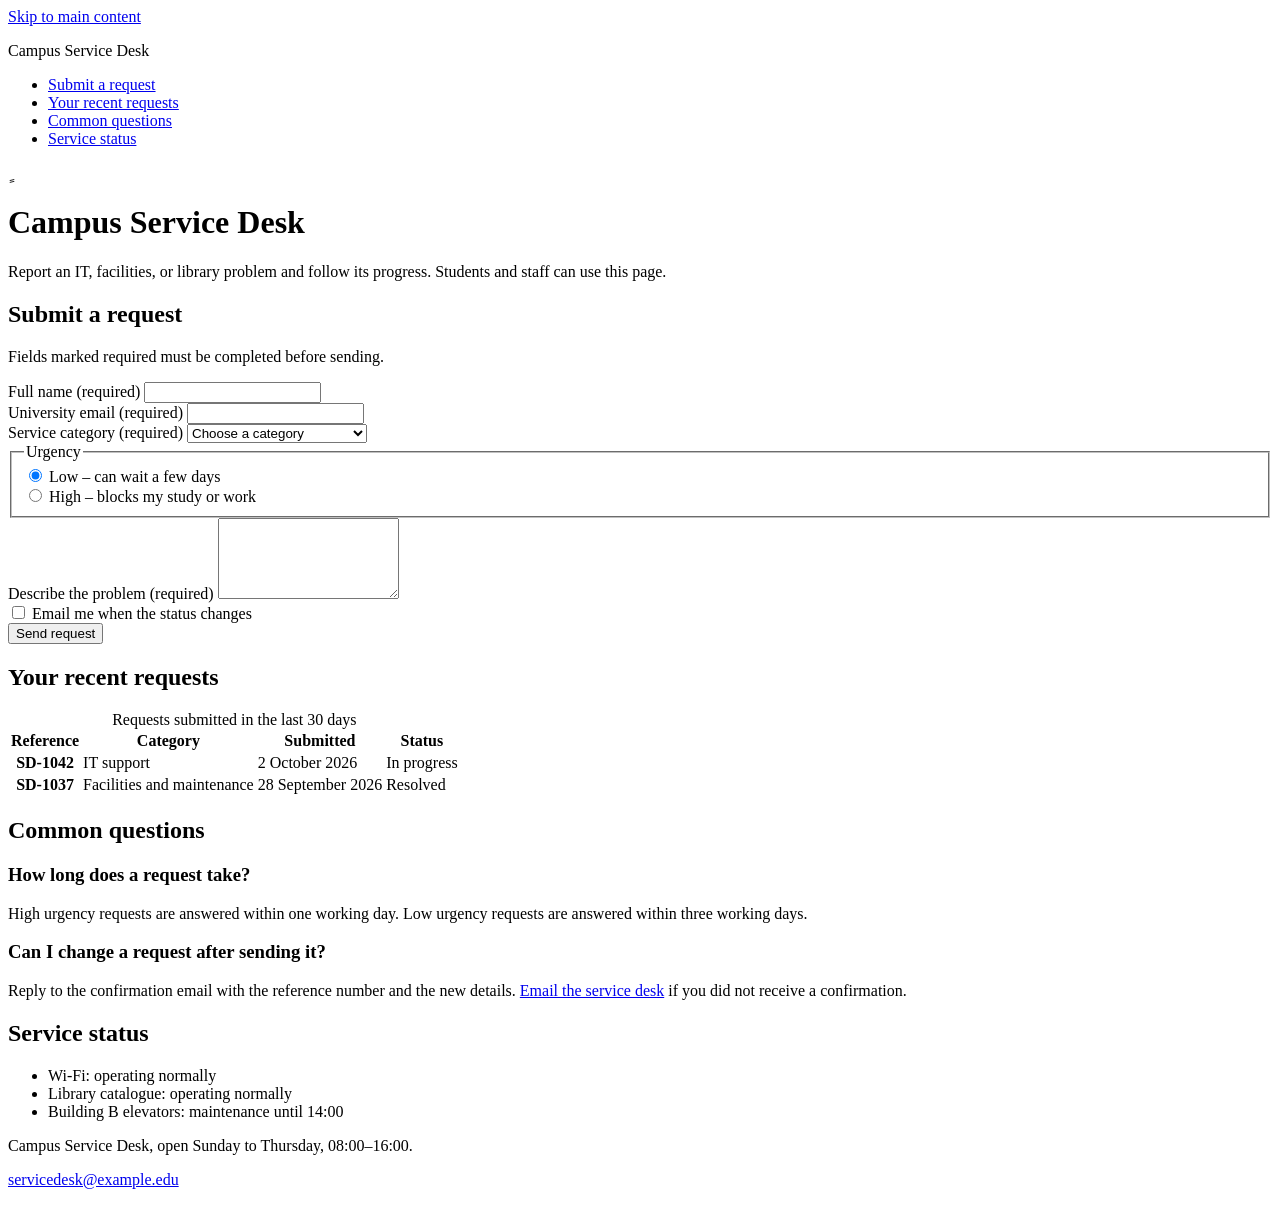
<file: index.html>
<!doctype html>
<html lang="en">
<head>
  <meta charset="utf-8">
  <meta name="viewport" content="width=device-width, initial-scale=1">
  <title>Campus Service Desk – Submit and Track Service Requests</title>
</head>
<body>

  <a href="#main-content">Skip to main content</a>

  <header>
    <p>Campus Service Desk</p>
    <nav aria-label="Primary">
      <ul>
        <li><a href="#new-request">Submit a request</a></li>
        <li><a href="#recent-requests">Your recent requests</a></li>
        <li><a href="#faq">Common questions</a></li>
        <li><a href="#service-status">Service status</a></li>
      </ul>
    </nav>
  </header>

  <main id="main-content">ٍ
    <h1>Campus Service Desk</h1>
    <p>Report an IT, facilities, or library problem and follow its progress. Students and staff can use this page.</p>

    <section id="new-request" aria-labelledby="new-request-heading">
      <h2 id="new-request-heading">Submit a request</h2>
      <p>Fields marked required must be completed before sending.</p>

      <form action="#" method="post">
        <div>
          <label for="full-name">Full name (required)</label>
          <input type="text" id="full-name" name="full_name" autocomplete="name" required>
        </div>

        <div>
          <label for="email">University email (required)</label>
          <input type="email" id="email" name="email" autocomplete="email" required>
        </div>

        <div>
          <label for="category">Service category (required)</label>
          <select id="category" name="category" required>
            <option value="">Choose a category</option>
            <option value="it">IT support</option>
            <option value="facilities">Facilities and maintenance</option>
            <option value="library">Library services</option>
          </select>
        </div>

        <fieldset>
          <legend>Urgency</legend>
          <div>
            <input type="radio" id="urgency-low" name="urgency" value="low" checked>
            <label for="urgency-low">Low – can wait a few days</label>
          </div>
          <div>
            <input type="radio" id="urgency-high" name="urgency" value="high">
            <label for="urgency-high">High – blocks my study or work</label>
          </div>
        </fieldset>

        <div>
          <label for="description">Describe the problem (required)</label>
          <textarea id="description" name="description" rows="5" required></textarea>
        </div>

        <div>
          <input type="checkbox" id="updates" name="updates" value="yes">
          <label for="updates">Email me when the status changes</label>
        </div>

        <button type="submit">Send request</button>
      </form>
    </section>

    <section id="recent-requests" aria-labelledby="recent-requests-heading">
      <h2 id="recent-requests-heading">Your recent requests</h2>
      <table>
        <caption>Requests submitted in the last 30 days</caption>
        <thead>
          <tr>
            <th scope="col">Reference</th>
            <th scope="col">Category</th>
            <th scope="col">Submitted</th>
            <th scope="col">Status</th>
          </tr>
        </thead>
        <tbody>
          <tr>
            <th scope="row">SD-1042</th>
            <td>IT support</td>
            <td><time datetime="2026-10-02">2 October 2026</time></td>
            <td>In progress</td>
          </tr>
          <tr>
            <th scope="row">SD-1037</th>
            <td>Facilities and maintenance</td>
            <td><time datetime="2026-09-28">28 September 2026</time></td>
            <td>Resolved</td>
          </tr>
        </tbody>
      </table>
    </section>

    <section id="faq" aria-labelledby="faq-heading">
      <h2 id="faq-heading">Common questions</h2>

      <article>
        <h3>How long does a request take?</h3>
        <p>High urgency requests are answered within one working day. Low urgency requests are answered within three working days.</p>
      </article>

      <article>
        <h3>Can I change a request after sending it?</h3>
        <p>Reply to the confirmation email with the reference number and the new details. <a href="mailto:servicedesk@example.edu">Email the service desk</a> if you did not receive a confirmation.</p>
      </article>
    </section>
  </main>

  <aside id="service-status" aria-labelledby="status-heading">
    <h2 id="status-heading">Service status</h2>
    <ul>
      <li>Wi-Fi: operating normally</li>
      <li>Library catalogue: operating normally</li>
      <li>Building B elevators: maintenance until 14:00</li>
    </ul>
  </aside>

  <footer>
    <p>Campus Service Desk, open Sunday to Thursday, 08:00–16:00.</p>
    <p><a href="mailto:servicedesk@example.edu">servicedesk@example.edu</a></p>
  </footer>

</body>
</html>
</file>
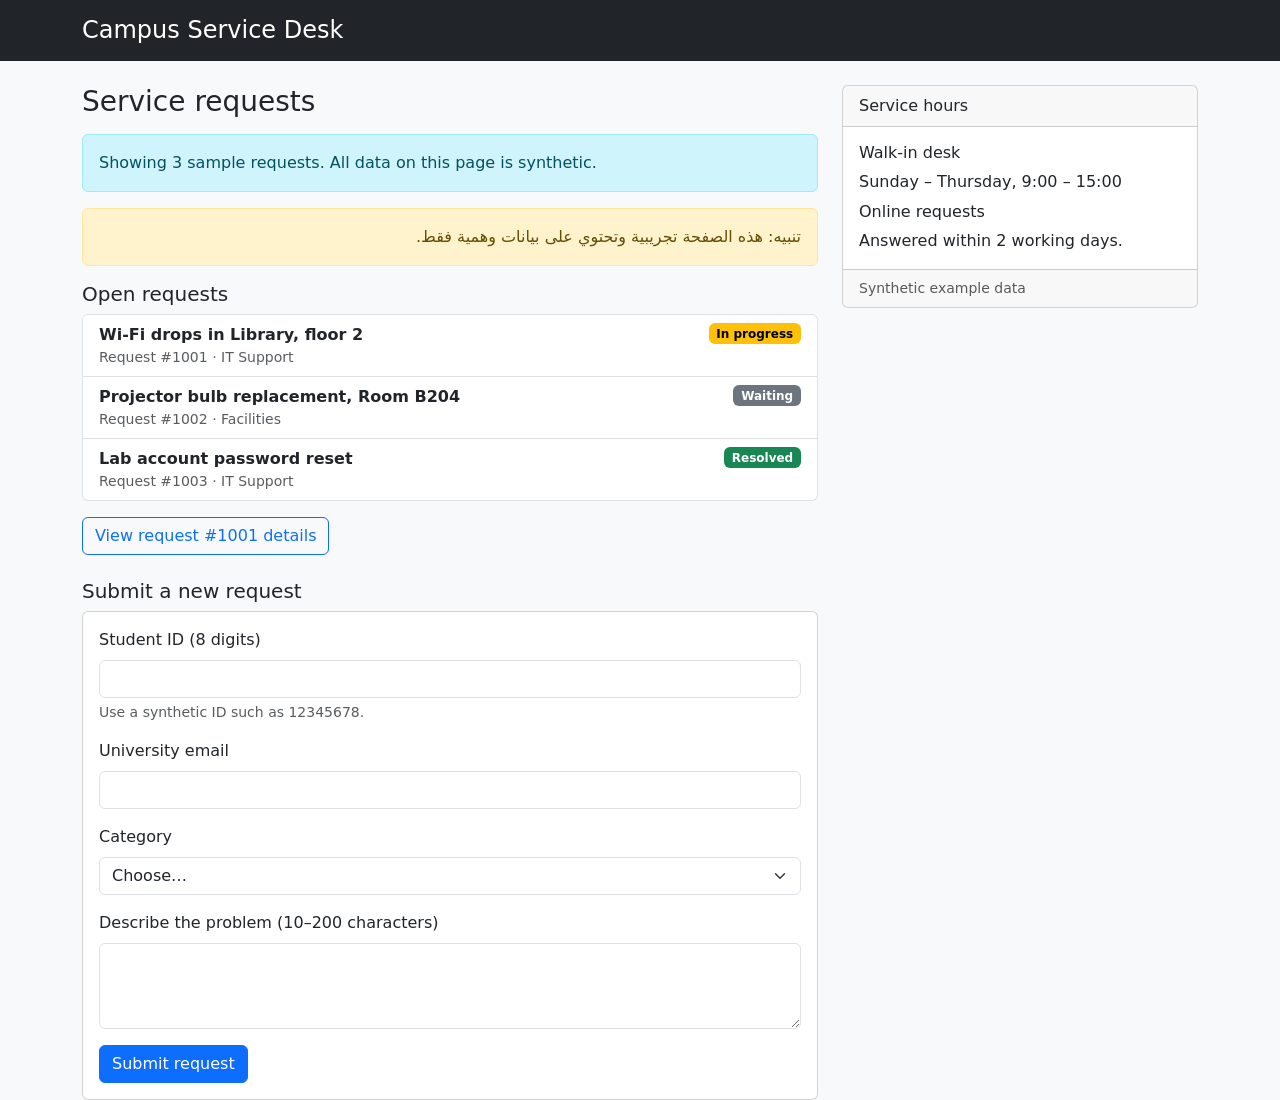
<file: bootstrap-version/index.html>
<!DOCTYPE html>
<html lang="en">
<head>
  <meta charset="utf-8">
  <meta name="viewport" content="width=device-width, initial-scale=1">
  <title>Campus Service Desk – Bootstrap version</title>
  <!-- Local Bootstrap 5.3.3 CSS (no CDN, works offline) -->
  <link rel="stylesheet" href="assets/bootstrap/bootstrap.min.css">
  <!-- Only a tiny custom file: focus ring colour + nothing that re-implements the grid -->
  <link rel="stylesheet" href="assets/custom.css">
</head>
<body class="bg-body-tertiary">

  <a class="visually-hidden-focusable btn btn-dark m-2 position-absolute" href="#main">Skip to requests</a>

  <header class="bg-dark text-white py-3 mb-4">
    <div class="container">
      <p class="h4 mb-0">Campus Service Desk</p>
    </div>
  </header>

  <!-- container > row > responsive columns -->
  <div class="container">
    <div class="row g-4">

      <!-- Main column: full width at 360px, 8/12 from lg (>=992px) -->
      <main id="main" class="col-12 col-lg-8">
        <h1 class="h3 mb-3">Service requests</h1>

        <!-- Alert (status message, announced politely by screen readers) -->
        <div id="status-alert" class="alert alert-info" role="status">
          Showing 3 sample requests. All data on this page is synthetic.
        </div>

        <!-- Arabic notice: lang="ar" + dir="rtl" on the element itself -->
        <div class="alert alert-warning" lang="ar" dir="rtl" role="note">
          تنبيه: هذه الصفحة تجريبية وتحتوي على بيانات وهمية فقط.
        </div>

        <section aria-labelledby="list-heading" class="mb-4">
          <h2 id="list-heading" class="h5">Open requests</h2>
          <ul class="list-group">
            <li class="list-group-item d-flex flex-column flex-sm-row justify-content-between gap-2">
              <div>
                <strong>Wi-Fi drops in Library, floor 2</strong>
                <div class="text-body-secondary small">Request #1001 · IT Support</div>
              </div>
              <span class="badge text-bg-warning align-self-start">In progress</span>
            </li>
            <li class="list-group-item d-flex flex-column flex-sm-row justify-content-between gap-2">
              <div>
                <strong>Projector bulb replacement, Room B204</strong>
                <div class="text-body-secondary small">Request #1002 · Facilities</div>
              </div>
              <span class="badge text-bg-secondary align-self-start">Waiting</span>
            </li>
            <li class="list-group-item d-flex flex-column flex-sm-row justify-content-between gap-2">
              <div>
                <strong>Lab account password reset</strong>
                <div class="text-body-secondary small">Request #1003 · IT Support</div>
              </div>
              <span class="badge text-bg-success align-self-start">Resolved</span>
            </li>
          </ul>

          <!-- Interactive component: Bootstrap Modal (needs bootstrap.bundle.min.js) -->
          <button type="button" class="btn btn-outline-primary mt-3"
                  data-bs-toggle="modal" data-bs-target="#detailsModal">
            View request #1001 details
          </button>
        </section>

        <!-- Labeled form with native constraints -->
        <section aria-labelledby="form-heading">
          <h2 id="form-heading" class="h5">Submit a new request</h2>
          <form id="request-form" class="card card-body" novalidate>
            <div class="mb-3">
              <label for="student-id" class="form-label">Student ID (8 digits)</label>
              <input type="text" class="form-control" id="student-id" name="studentId"
                     required pattern="[0-9]{8}" inputmode="numeric" maxlength="8"
                     aria-describedby="student-id-help" autocomplete="off">
              <div id="student-id-help" class="form-text">Use a synthetic ID such as 12345678.</div>
              <div class="invalid-feedback">Enter exactly 8 digits.</div>
            </div>

            <div class="mb-3">
              <label for="email" class="form-label">University email</label>
              <input type="email" class="form-control" id="email" name="email" required
                     autocomplete="off">
              <div class="invalid-feedback">Enter a valid email address.</div>
            </div>

            <div class="mb-3">
              <label for="category" class="form-label">Category</label>
              <select class="form-select" id="category" name="category" required>
                <option value="" selected disabled>Choose…</option>
                <option>IT Support</option>
                <option>Facilities</option>
                <option>Library</option>
              </select>
              <div class="invalid-feedback">Choose a category.</div>
            </div>

            <div class="mb-3">
              <label for="description" class="form-label">Describe the problem (10–200 characters)</label>
              <textarea class="form-control" id="description" name="description" rows="3"
                        required minlength="10" maxlength="200"></textarea>
              <div class="invalid-feedback">Write at least 10 characters.</div>
            </div>

            <button type="submit" class="btn btn-primary align-self-start">Submit request</button>
          </form>
        </section>
      </main>

      <!-- Supporting aside: stacks under main at 360px, 4/12 from lg -->
      <aside class="col-12 col-lg-4" aria-labelledby="aside-heading">
        <div class="card">
          <div class="card-header" id="aside-heading">Service hours</div>
          <div class="card-body">
            <h2 class="card-title h6">Walk-in desk</h2>
            <p class="card-text mb-2">Sunday – Thursday, 9:00 – 15:00</p>
            <h2 class="card-title h6">Online requests</h2>
            <p class="card-text mb-0">Answered within 2 working days.</p>
          </div>
          <div class="card-footer text-body-secondary small">Synthetic example data</div>
        </div>
      </aside>

    </div>
  </div>

  <!-- Modal markup -->
  <div class="modal fade" id="detailsModal" tabindex="-1" aria-labelledby="detailsModalLabel" aria-hidden="true">
    <div class="modal-dialog">
      <div class="modal-content">
        <div class="modal-header">
          <h2 class="modal-title fs-5" id="detailsModalLabel">Request #1001</h2>
          <button type="button" class="btn-close" data-bs-dismiss="modal" aria-label="Close"></button>
        </div>
        <div class="modal-body">
          Wi-Fi drops in Library, floor 2. Assigned to IT Support. Status: in progress.
        </div>
        <div class="modal-footer">
          <button type="button" class="btn btn-secondary" data-bs-dismiss="modal">Close</button>
        </div>
      </div>
    </div>
  </div>

  <!-- Local Bootstrap JS bundle (includes Popper). Required by the Modal. -->
  <script src="assets/bootstrap/bootstrap.bundle.min.js"></script>
  <script src="assets/app.js"></script>
</body>
</html>
</file>
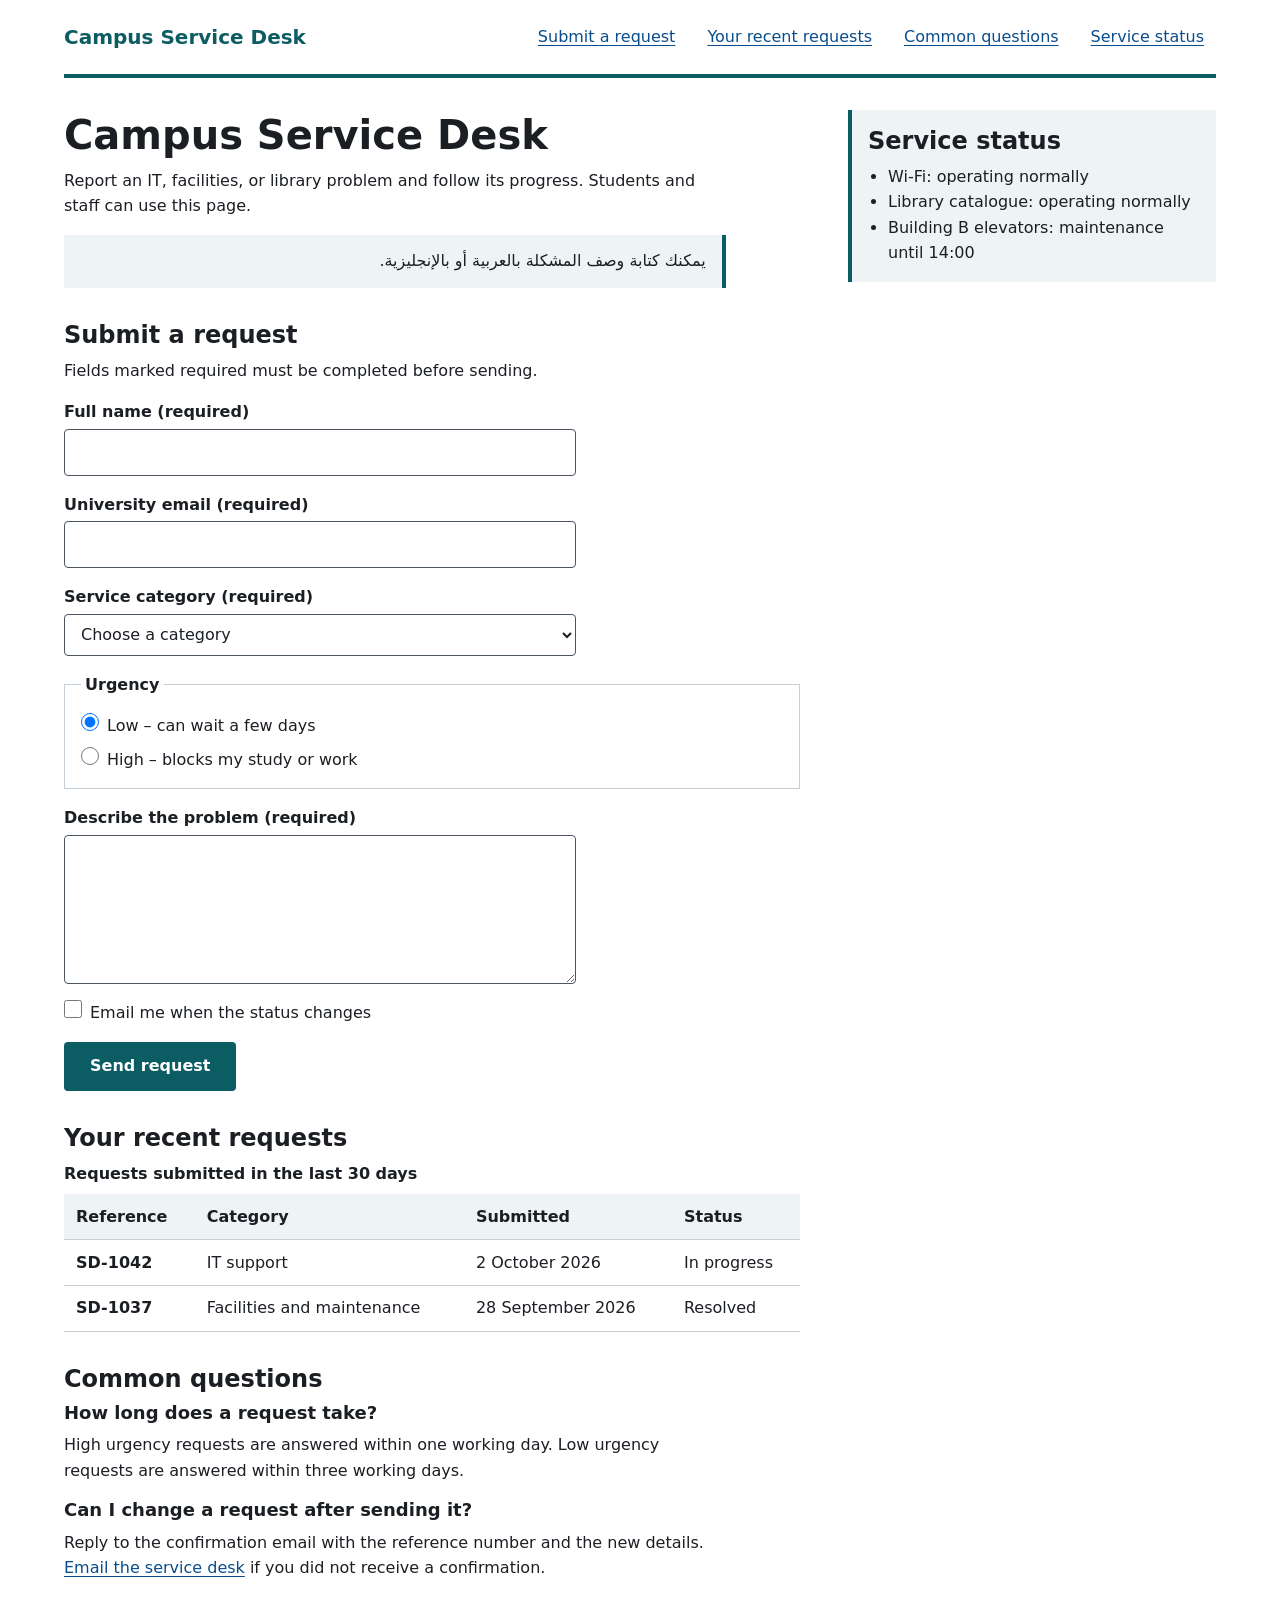
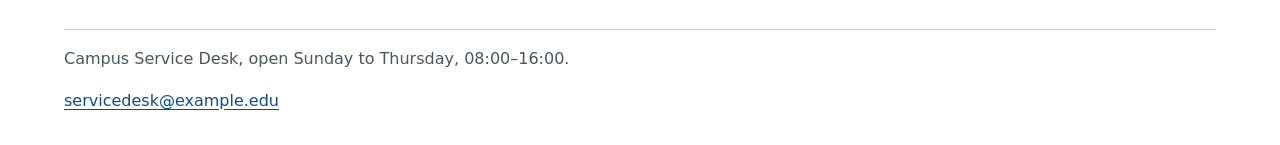
<file: module-3-responsive/index_1.html>
<!doctype html>
<html lang="en">
<head>
  <meta charset="utf-8">
  <meta name="viewport" content="width=device-width, initial-scale=1">
  <title>Campus Service Desk – Submit and Track Service Requests</title>
  <link rel="stylesheet" href="styles.css">
</head>
<body>

  <a class="skip-link" href="#main-content">Skip to main content</a>

  <header>
    <p class="brand">Campus Service Desk</p>
    <nav aria-label="Primary">
      <ul>
        <li><a href="#new-request">Submit a request</a></li>
        <li><a href="#recent-requests">Your recent requests</a></li>
        <li><a href="#faq">Common questions</a></li>
        <li><a href="#service-status">Service status</a></li>
      </ul>
    </nav>
  </header>

  <main id="main-content">
    <h1>Campus Service Desk</h1>
    <p>Report an IT, facilities, or library problem and follow its progress. Students and staff can use this page.</p>
    <p class="notice" lang="ar" dir="rtl">يمكنك كتابة وصف المشكلة بالعربية أو بالإنجليزية.</p>

    <section id="new-request" aria-labelledby="new-request-heading">
      <h2 id="new-request-heading">Submit a request</h2>
      <p>Fields marked required must be completed before sending.</p>

      <form action="#" method="post">
        <div class="field">
          <label for="full-name">Full name (required)</label>
          <input type="text" id="full-name" name="full_name" autocomplete="name" required>
        </div>

        <div class="field">
          <label for="email">University email (required)</label>
          <input type="email" id="email" name="email" autocomplete="email" required>
        </div>

        <div class="field">
          <label for="category">Service category (required)</label>
          <select id="category" name="category" required>
            <option value="">Choose a category</option>
            <option value="it">IT support</option>
            <option value="facilities">Facilities and maintenance</option>
            <option value="library">Library services</option>
          </select>
        </div>

        <fieldset>
          <legend>Urgency</legend>
          <div class="choice">
            <input type="radio" id="urgency-low" name="urgency" value="low" checked>
            <label for="urgency-low">Low – can wait a few days</label>
          </div>
          <div class="choice">
            <input type="radio" id="urgency-high" name="urgency" value="high">
            <label for="urgency-high">High – blocks my study or work</label>
          </div>
        </fieldset>

        <div class="field">
          <label for="description">Describe the problem (required)</label>
          <textarea id="description" name="description" rows="5" required></textarea>
        </div>

        <div class="choice">
          <input type="checkbox" id="updates" name="updates" value="yes">
          <label for="updates">Email me when the status changes</label>
        </div>

        <button type="submit">Send request</button>
      </form>
    </section>

    <section id="recent-requests" aria-labelledby="recent-requests-heading">
      <h2 id="recent-requests-heading">Your recent requests</h2>
      <div class="table-wrap" role="region" aria-labelledby="recent-requests-heading" tabindex="0">
      <table>
        <caption>Requests submitted in the last 30 days</caption>
        <thead>
          <tr>
            <th scope="col">Reference</th>
            <th scope="col">Category</th>
            <th scope="col">Submitted</th>
            <th scope="col">Status</th>
          </tr>
        </thead>
        <tbody>
          <tr>
            <th scope="row">SD-1042</th>
            <td>IT support</td>
            <td><time datetime="2026-10-02">2 October 2026</time></td>
            <td>In progress</td>
          </tr>
          <tr>
            <th scope="row">SD-1037</th>
            <td>Facilities and maintenance</td>
            <td><time datetime="2026-09-28">28 September 2026</time></td>
            <td>Resolved</td>
          </tr>
        </tbody>
      </table>
      </div>
    </section>

    <section id="faq" aria-labelledby="faq-heading">
      <h2 id="faq-heading">Common questions</h2>

      <article>
        <h3>How long does a request take?</h3>
        <p>High urgency requests are answered within one working day. Low urgency requests are answered within three working days.</p>
      </article>

      <article>
        <h3>Can I change a request after sending it?</h3>
        <p>Reply to the confirmation email with the reference number and the new details. <a href="mailto:servicedesk@example.edu">Email the service desk</a> if you did not receive a confirmation.</p>
      </article>
    </section>
  </main>

  <aside id="service-status" aria-labelledby="status-heading">
    <h2 id="status-heading">Service status</h2>
    <ul>
      <li>Wi-Fi: operating normally</li>
      <li>Library catalogue: operating normally</li>
      <li>Building B elevators: maintenance until 14:00</li>
    </ul>
  </aside>

  <footer>
    <p>Campus Service Desk, open Sunday to Thursday, 08:00–16:00.</p>
    <p><a href="mailto:servicedesk@example.edu">servicedesk@example.edu</a></p>
  </footer>

</body>
</html>
</file>
<file: module-3-responsive/styles.css>
/* ==========================================================
   Campus Service Desk - Module 3: Responsive Interface
   Mobile-first. Organised as:
   1. Design tokens
   2. Base (reset, typography, focus)
   3. Page layout (Grid)
   4. Header and navigation (Flexbox)
   5. Form
   6. Table
   7. Arabic / RTL notice
   8. Wider layout (media query)
   ========================================================== */

/* 1. Design tokens -------------------------------------------------- */
:root {
  --space: 1rem;
  --space-s: 0.5rem;
  --space-l: 2rem;

  --color-text: #1b1f24;
  --color-muted: #4a5560;
  --color-bg: #ffffff;
  --color-wash: #eef3f6;
  --color-line: #c5d0d8;
  --color-accent: #0b5c63;
  --color-link: #0a4d8c;
  --color-focus: #b45309;

  --font-body: system-ui, -apple-system, "Segoe UI", Roboto, Arial, sans-serif;
  --measure: 65ch;
}

/* 2. Base ------------------------------------------------------------ */
*,
*::before,
*::after {
  box-sizing: border-box;
}

html {
  font-size: 100%;
}

body {
  margin: 0;
  font-family: var(--font-body);
  font-size: 1rem;
  line-height: 1.6;
  color: var(--color-text);
  background: var(--color-bg);
}

h1,
h2,
h3 {
  line-height: 1.25;
  margin-block: 0 var(--space-s);
}

h1 {
  font-size: clamp(1.75rem, 1.3rem + 2vw, 2.5rem);
}

h2 {
  font-size: 1.5rem;
}

h3 {
  font-size: 1.125rem;
}

p,
li {
  max-width: var(--measure);
  overflow-wrap: anywhere;
}

p {
  margin-block: 0 var(--space);
}

a {
  color: var(--color-link);
  text-underline-offset: 0.2em;
}

a:hover {
  text-decoration-thickness: 0.15em;
}

/* Visible keyboard focus on every interactive element */
:focus-visible {
  outline: 3px solid var(--color-focus);
  outline-offset: 3px;
}

/* Skip link: out of the layout until it receives focus */
.skip-link {
  position: absolute;
  inset-inline-start: var(--space-s);
  inset-block-start: -4rem;
  padding: var(--space-s) var(--space);
  background: var(--color-bg);
  border: 2px solid var(--color-accent);
  z-index: 10;
}

.skip-link:focus {
  inset-block-start: var(--space-s);
}

/* 3. Page layout (Grid) ---------------------------------------------
   Header, main, aside and footer are placed in a two-dimensional
   grid (rows AND columns). Narrow screens get one column, in the
   same order as the HTML source. */
body {
  display: grid;
  grid-template-columns: minmax(0, 1fr);
  grid-template-areas:
    "header"
    "main"
    "aside"
    "footer";
  gap: var(--space-l);
  width: min(100% - 1.5rem, 72rem);
  margin-inline: auto;
  padding-block: var(--space);
}

header {
  grid-area: header;
}

main {
  grid-area: main;
}

aside {
  grid-area: aside;
}

footer {
  grid-area: footer;
}

main section {
  margin-block-start: var(--space-l);
}

aside {
  align-self: start;
  padding: var(--space);
  background: var(--color-wash);
  border-inline-start: 4px solid var(--color-accent);
}

aside ul {
  margin: 0;
  padding-inline-start: 1.25rem;
}

footer {
  padding-block-start: var(--space);
  border-block-start: 1px solid var(--color-line);
  color: var(--color-muted);
}

/* 4. Header and navigation (Flexbox) --------------------------------
   The brand and the links form ONE row that must wrap when space
   runs out, so Flexbox (one-dimensional) is the right tool. */
header {
  display: flex;
  flex-wrap: wrap;
  align-items: center;
  justify-content: space-between;
  gap: var(--space-s) var(--space-l);
  padding-block-end: var(--space);
  border-block-end: 4px solid var(--color-accent);
}

.brand {
  margin: 0;
  font-size: 1.25rem;
  font-weight: 700;
  color: var(--color-accent);
}

header nav ul {
  display: flex;
  flex-wrap: wrap;
  gap: 0 var(--space-s);
  margin: 0;
  padding: 0;
  list-style: none;
}

header nav a {
  display: inline-block;
  padding: 0.5rem 0.75rem;
}

/* 5. Form ------------------------------------------------------------ */
form > * + * {
  margin-block-start: var(--space);
}

label {
  display: block;
  margin-block-end: 0.25rem;
  font-weight: 600;
}

.field input,
.field select,
.field textarea {
  display: block;
  width: 100%;
  max-width: 32rem;
  padding: 0.6rem 0.75rem;
  font: inherit;
  color: inherit;
  background: var(--color-bg);
  border: 1px solid var(--color-muted);
  border-radius: 4px;
}

.field textarea {
  min-height: 8rem;
  resize: vertical;
}

fieldset {
  min-width: 0; /* fieldsets default to min-content width and can overflow */
  margin-inline: 0;
  padding: var(--space);
  border: 1px solid var(--color-line);
}

legend {
  padding-inline: 0.25rem;
  font-weight: 600;
}

.choice {
  display: flex;
  align-items: baseline;
  gap: var(--space-s);
}

.choice + .choice {
  margin-block-start: var(--space-s);
}

.choice input {
  flex: none;
  width: 1.125rem;
  height: 1.125rem;
  margin: 0;
}

.choice label {
  margin: 0;
  font-weight: 400;
}

button {
  min-height: 2.75rem; /* comfortable touch target */
  padding: 0.6rem 1.5rem;
  font: inherit;
  font-weight: 600;
  color: #ffffff;
  background: var(--color-accent);
  border: 2px solid var(--color-accent);
  border-radius: 4px;
  cursor: pointer;
}

button:hover {
  background: #084850;
  border-color: #084850;
}

/* 6. Table ------------------------------------------------------------
   The wrapper scrolls on its own if the table is wider than the
   screen, so the page itself never scrolls sideways. */
.table-wrap {
  overflow-x: auto;
}

table {
  width: 100%;
  border-collapse: collapse;
  font-size: 0.875rem;
}

caption {
  padding-block-end: var(--space-s);
  text-align: start;
  font-weight: 600;
}

th,
td {
  padding: 0.5rem 0.25rem;
  text-align: start;
  vertical-align: top;
  border-block-end: 1px solid var(--color-line);
}

thead th {
  background: var(--color-wash);
}

/* 7. Arabic / RTL notice --------------------------------------------
   Logical properties (padding-inline, border-inline-start) flip
   automatically with dir="rtl", so no left/right rules are needed. */
.notice {
  padding-block: 0.75rem;
  padding-inline: var(--space);
  background: var(--color-wash);
  border-inline-start: 4px solid var(--color-accent);
}

.notice:lang(ar) {
  line-height: 1.8;
}

/* 8. Wider layout -----------------------------------------------------
   Breakpoint chosen by content: when main text lines would pass the
   comfortable reading length and the form leaves unused space, the
   status panel moves beside main instead of below it. */
@media (min-width: 52em) {
  body {
    grid-template-columns: minmax(0, 2fr) minmax(15rem, 1fr);
    grid-template-areas:
      "header header"
      "main   aside"
      "footer footer";
    gap: var(--space-l) calc(var(--space) * 3);
  }

  table {
    font-size: 1rem;
  }

  th,
  td {
    padding: 0.6rem 0.75rem;
  }
}
</file>
<file: bootstrap-version/assets/custom.css>
/* Deliberately tiny: Bootstrap supplies the grid, cards, alerts, forms. */
:focus-visible {
  outline: 3px solid #0d6efd;
  outline-offset: 2px;
}
</file>
